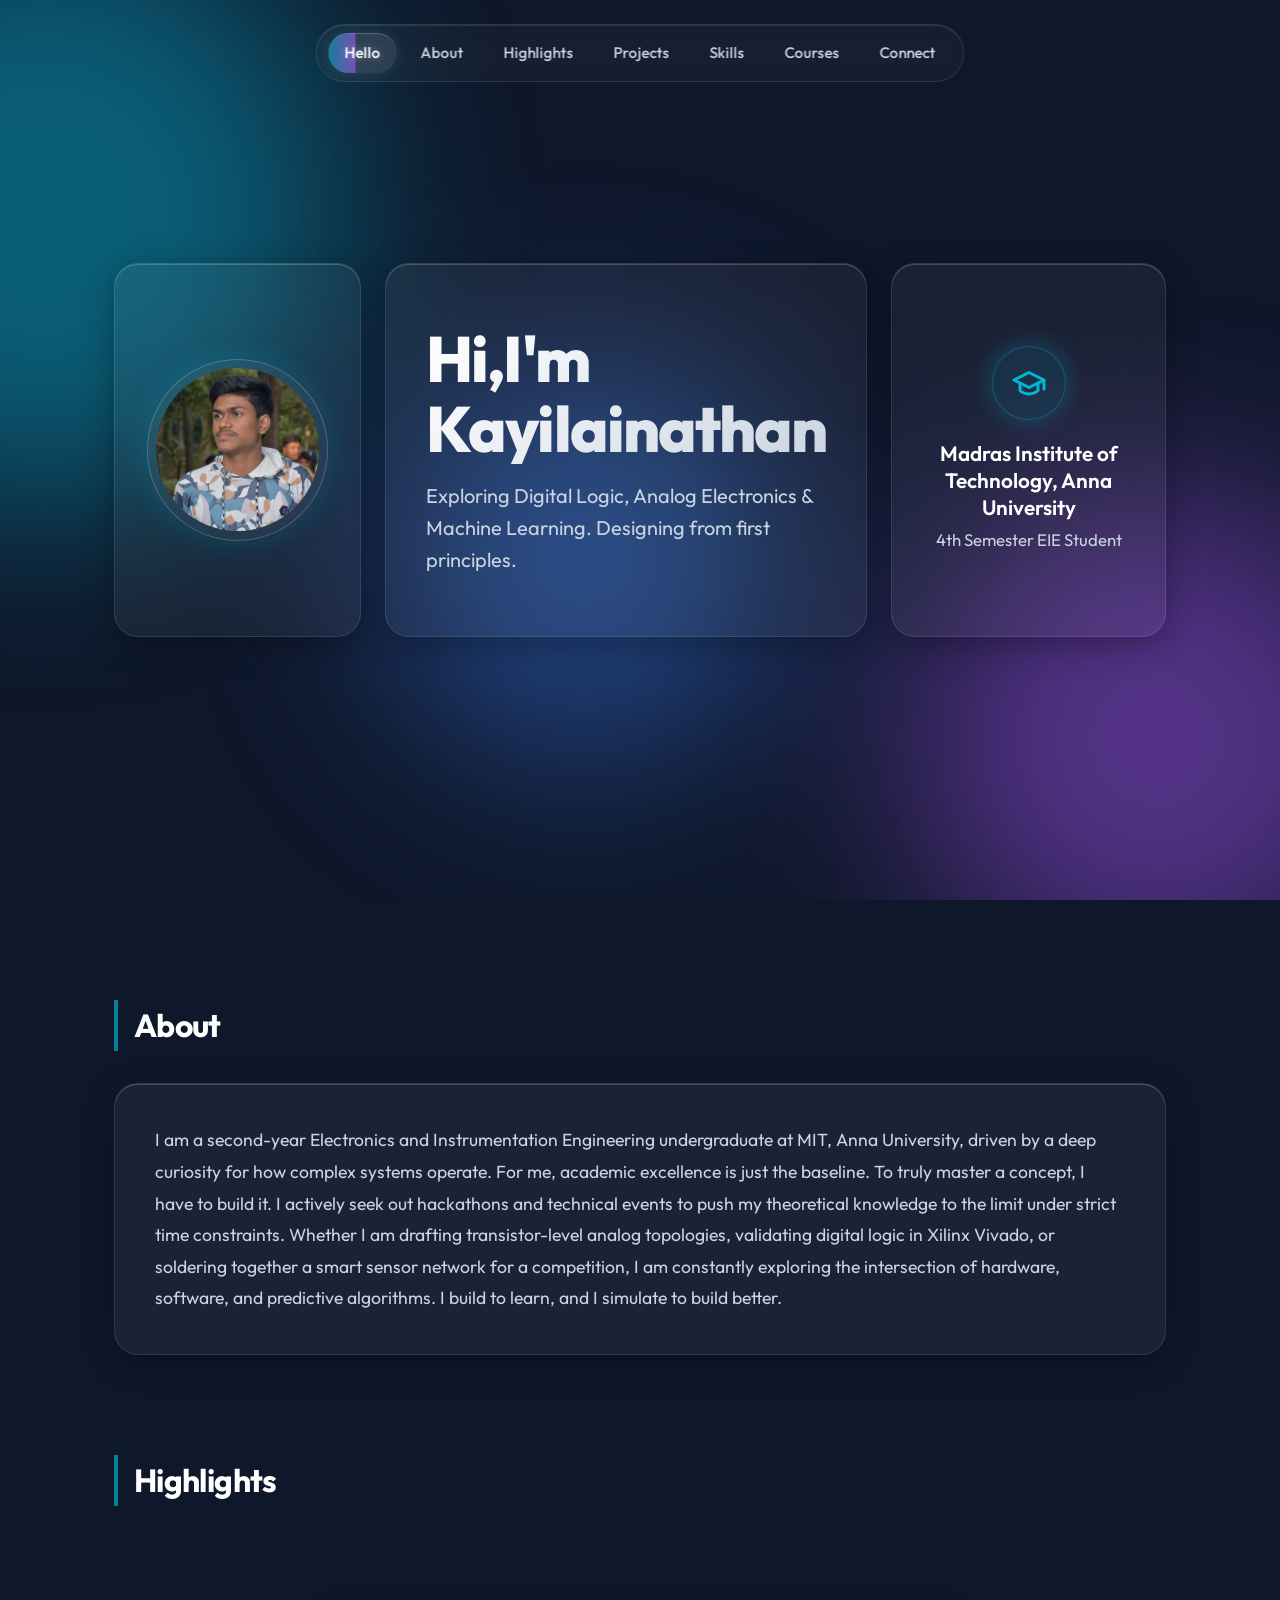
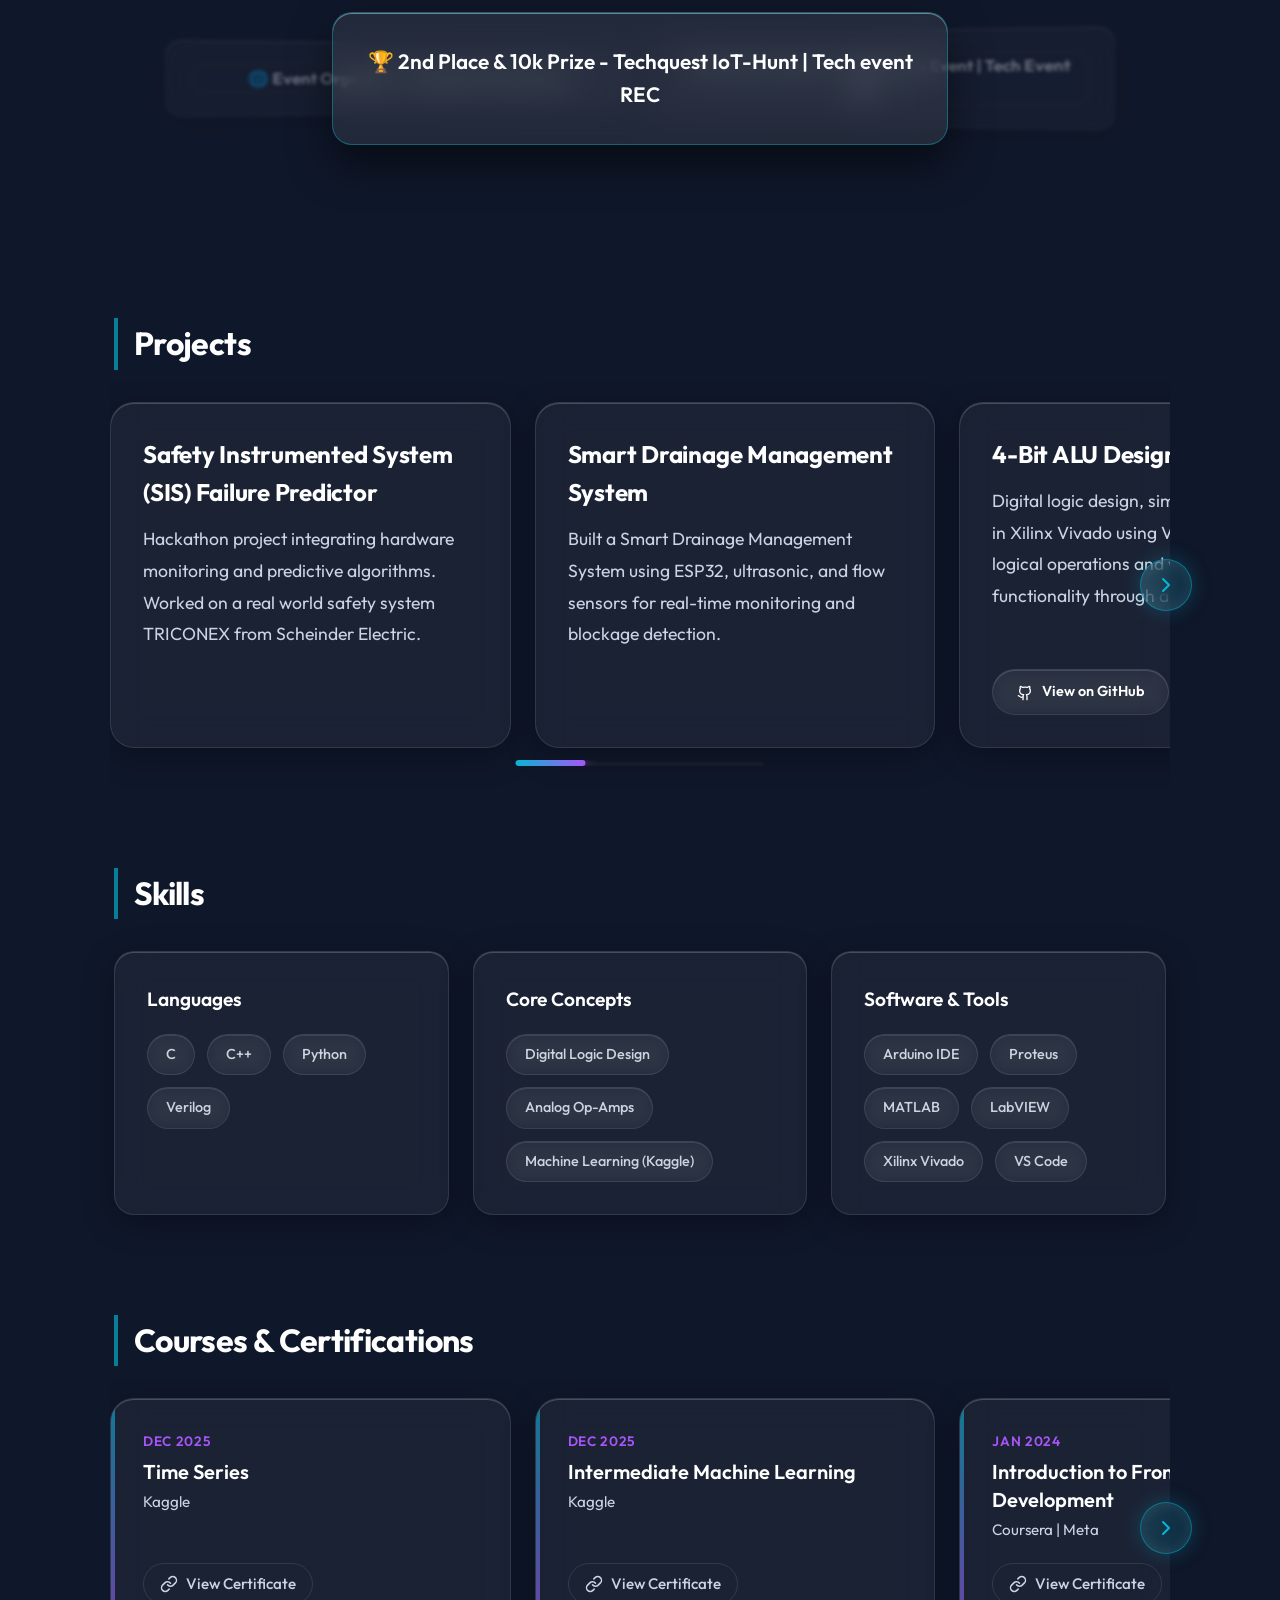
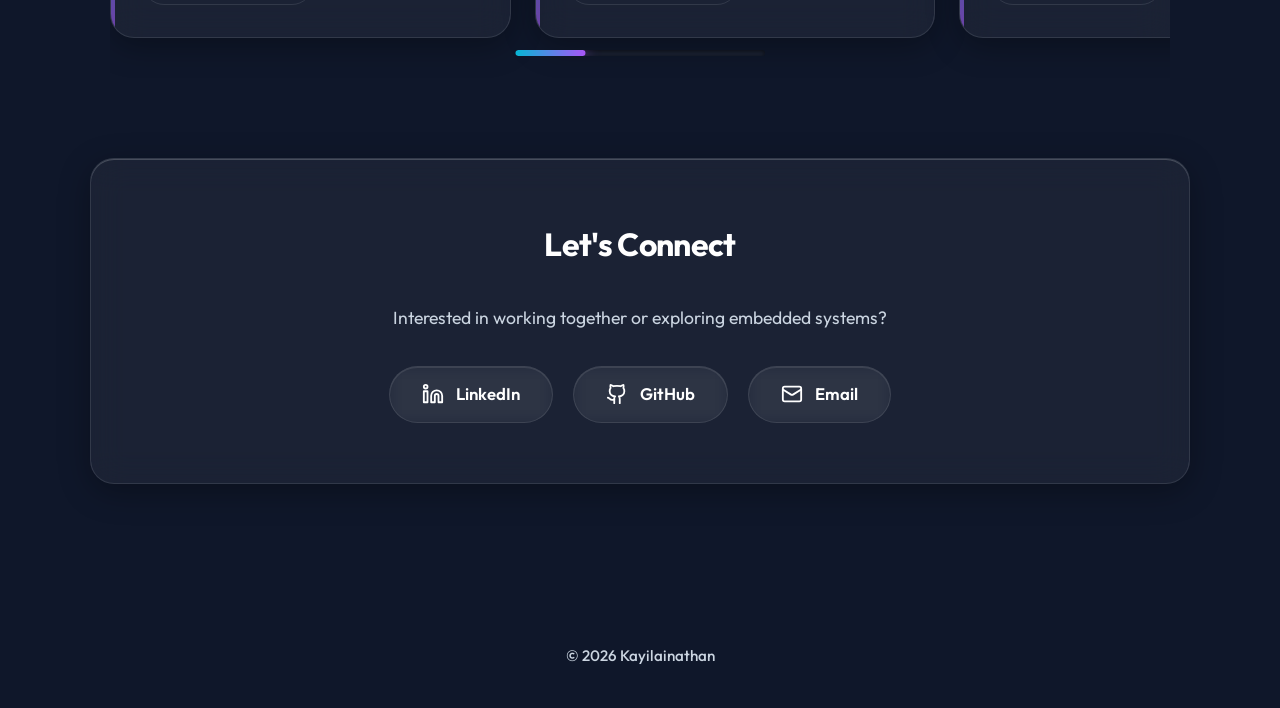
<file: kayilainathanj_portfolio/index.html>
<!DOCTYPE html>
<html lang="en">
<head>
    <meta charset="UTF-8">
    <meta name="viewport" content="width=device-width, initial-scale=1.0">
    <title>Kayilainathan J</title>
    <!-- Modern 'Outfit' Font for crisp rendering -->
    <link href="https://fonts.googleapis.com/css2?family=Outfit:wght@300;400;500;600;700;800&display=swap" rel="stylesheet">
    
    <style>
        /* === CSS VARIABLES === */
        :root {
            --bg-dark: #0f172a; 
            --text-primary: #ffffff;
            --text-secondary: #cbd5e1;
            
            /* Glass Configuration */
            --glass-bg: rgba(255, 255, 255, 0.05);
            --glass-bg-hover: rgba(255, 255, 255, 0.08); /* opaque on hover */
            --glass-border: rgba(255, 255, 255, 0.1);
            --glass-border-hover: rgba(255, 255, 255, 0.3); /* glow */
            --glass-blur: 16px;
            
            /* Theme Colors */
            --orb-cyan: rgba(6, 182, 212, 0.65);
            --orb-purple: rgba(168, 85, 247, 0.65);
            --orb-blue: rgba(59, 130, 246, 0.65);
        }

        html { scroll-behavior: smooth; }

        body {
            margin: 0; padding: 0; background-color: var(--bg-dark);
            font-family: 'Outfit', sans-serif; color: var(--text-primary);
            overflow-x: hidden; min-height: 100vh; line-height: 1.6;
        }

        /* === BACKGROUND ORBS ANIMATION === */
        .orb-container { position: fixed; top: 0; left: 0; width: 100vw; height: 100vh; z-index: -1; overflow: hidden; pointer-events: none; }
        .orb { position: absolute; border-radius: 50%; filter: blur(100px); opacity: 0.7; animation: float 20s infinite ease-in-out alternate; }
        .orb-1 { width: 600px; height: 600px; background: var(--orb-cyan); top: -10%; left: -20%; animation-duration: 25s; }
        .orb-2 { width: 500px; height: 500px; background: var(--orb-purple); bottom: -10%; right: -10%; animation-duration: 30s; animation-delay: -5s; }
        .orb-3 { width: 400px; height: 400px; background: var(--orb-blue); top: 40%; left: 30%; animation-duration: 22s; animation-delay: -10s; }

        @keyframes float {
            0% { transform: translate(0, 0) scale(1); }
            33% { transform: translate(8vw, 12vh) scale(1.05); }
            66% { transform: translate(-8vw, 8vh) scale(0.95); }
            100% { transform: translate(5vw, -12vh) scale(1.02); }
        }

        /* === GLASS COMPONENTS === */
        .glass-panel {
            background: var(--glass-bg); backdrop-filter: blur(var(--glass-blur)); -webkit-backdrop-filter: blur(var(--glass-blur));
            border: 1px solid var(--glass-border); border-radius: 24px;
            box-shadow: inset 0 1px 0 rgba(255, 255, 255, 0.2), 0 8px 32px rgba(0, 0, 0, 0.3); transition: all 0.4s cubic-bezier(0.16, 1, 0.3, 1);
        }

        .glass-hoverable { text-decoration: none; color: inherit; }
        .glass-hoverable:hover {
            background: var(--glass-bg-hover); border-color: var(--glass-border-hover); transform: translateY(-5px);
            box-shadow: inset 0 1px 0 rgba(255, 255, 255, 0.3), 0 15px 40px rgba(0, 0, 0, 0.4), 0 0 20px rgba(255, 255, 255, 0.05);
        }

        .glass-pill {
            background: rgba(255, 255, 255, 0.03); border: 1px solid rgba(255, 255, 255, 0.1);
            backdrop-filter: blur(8px); -webkit-backdrop-filter: blur(8px); border-radius: 99px;
            box-shadow: inset 0 1px 0 rgba(255, 255, 255, 0.1); transition: all 0.3s ease;
        }

        /* === LAYOUT === */
        .container { max-width: 1100px; margin: 0 auto; display: flex; flex-direction: column; gap: 100px; padding-bottom: 100px; }
        section { scroll-margin-top: 100px; padding: 0 24px; }
        
        /* The Landing Hero acts as a true 100vh Splash Page */
        #hello {
            min-height: 100vh;
            display: flex;
            align-items: center; /* Vertical visual center */
            padding-top: 0;
            padding-bottom: 0;
        }
        .hello-grid { width: 100%; }

        /* === TYPOGRAPHY === */
        h1, h2, h3, h4, p { margin: 0; }
        .section-title { font-size: 2rem; font-weight: 700; margin-bottom: 32px; padding-left: 16px; border-left: 4px solid var(--orb-cyan); letter-spacing: -0.02em; }
        .text-body { font-size: 1.1rem; color: var(--text-secondary); line-height: 1.8; }

        /* === TOP HOLDER / NAVIGATION === */
        nav { position: fixed; top: 24px; left: 50%; transform: translateX(-50%); z-index: 1000; padding: 8px 12px; display: flex; gap: 8px; }
        
        nav a { 
            color: var(--text-secondary); text-decoration: none; font-size: 0.95rem; font-weight: 500; 
            padding: 8px 16px; border-radius: 99px; transition: color 0.3s ease, text-shadow 0.3s ease, background-color 0.3s ease; 
            position: relative; overflow: hidden; z-index: 1;
        }

        /* Loading Bar Base - Static fill for completed sections */
        nav a::before {
            content: '';
            position: absolute;
            top: 0; left: 0; bottom: 0;
            width: var(--progress, 0%);
            background: linear-gradient(90deg, rgba(6, 182, 212, 0.35), rgba(168, 85, 247, 0.45));
            z-index: -1;
            /* Smoothly animates the forced 100% gap at the bottom of page */
            transition: width 0.2s cubic-bezier(0.25, 1, 0.5, 1);
        }

        /* ONLY the active section gets the bright fluid shimmer animation */
        nav a.active-section::before {
            background: linear-gradient(90deg, rgba(6, 182, 212, 0.5), rgba(168, 85, 247, 0.6), rgba(6, 182, 212, 0.5));
            background-size: 200% 100%;
            animation: fluidShimmer 1.5s linear infinite;
        }

        @keyframes fluidShimmer {
            0% { background-position: 200% 0; }
            100% { background-position: 0% 0; }
        }

        nav a:hover { color: #fff; text-shadow: 0 0 12px rgba(255,255,255,0.6); }
        
        nav a.active-section { 
            background-color: rgba(255, 255, 255, 0.1); color: #ffffff; 
            box-shadow: inset 0 1px 0 rgba(255, 255, 255, 0.2), 0 0 15px rgba(255, 255, 255, 0.1); 
            text-shadow: 0 0 8px rgba(255, 255, 255, 0.4); 
        }

        /* === HERO SECTION === */
        .hello-grid { display: grid; grid-template-columns: 0.9fr 1.6fr 1Fr; gap: 24px; align-items: stretch; }
        
        /* Photo Card */
        .hero-photo-card { padding: 32px; display: flex; align-items: center; justify-content: center; }
        .profile-photo-container {
            width: 100%; max-width: 220px; aspect-ratio: 1 / 1; border-radius: 50%; padding: 8px;
            background: rgba(255, 255, 255, 0.05); border: 1px solid rgba(255, 255, 255, 0.2);
            box-shadow: 0 0 30px rgba(6, 182, 212, 0.2); display: flex; align-items: center; justify-content: center;
            transition: all 0.4s ease;
            position: relative; /* ensure 3D pops correctly from origin */
        }
        /* Keep glow effect on hover, remove hardcoded transform so JS can control it magically */
        .hero-photo-card:hover .profile-photo-container {
            border-color: rgba(168, 85, 247, 0.5); box-shadow: 0 0 40px rgba(168, 85, 247, 0.4);
        }
        .profile-photo { 
            width: 100%; height: 100%; object-fit: cover; border-radius: 50%; opacity: 0.9; 
            transition: transform 0.5s cubic-bezier(0.25, 1, 0.5, 1); 
            will-change: transform; 
        }

        /* Main Name/Headline Card */
        .hero-main-card { padding: 60px 40px; display: flex; flex-direction: column; justify-content: center; }
        .hero-title { font-size: 4rem; font-weight: 800; letter-spacing: -0.03em; line-height: 1.1; margin-bottom: 16px; background: linear-gradient(135deg, #ffffff 0%, #cbd5e1 100%); -webkit-background-clip: text; background-clip: text; -webkit-text-fill-color: transparent; }
        .hero-subtitle { font-size: 1.25rem; color: var(--text-secondary); font-weight: 400; max-width: 800px; line-height: 1.6; }

        /* Education Component Card */
        .hero-edu-card { padding: 40px 32px; display: flex; flex-direction: column; justify-content: center; align-items: center; text-align: center; gap: 20px; }
        .edu-icon-wrapper { width: 72px; height: 72px; background: rgba(6, 182, 212, 0.1); border: 1px solid rgba(6, 182, 212, 0.3); border-radius: 50%; display: flex; align-items: center; justify-content: center; color: #06b6d4; box-shadow: 0 0 24px rgba(6, 182, 212, 0.3); transition: all 0.3s ease; }
        .hero-edu-card:hover .edu-icon-wrapper { transform: scale(1.1); box-shadow: 0 0 32px rgba(6, 182, 212, 0.6); border-color: rgba(6, 182, 212, 0.6); }
        .edu-icon-wrapper svg { width: 36px; height: 36px; }
        .edu-title { font-size: 1.3rem; color: #fff; font-weight: 600; line-height: 1.3; margin-bottom: 6px; }
        .edu-college { font-size: 1.05rem; color: var(--text-secondary); margin: 0; }

        /* === ABOUT === */
        #about .glass-panel { padding: 40px; }

        /* === HIGHLIGHTS 3D CAROUSEL === */
        .carousel-container {
            position: relative; width: 100%; height: 280px; display: flex;
            justify-content: center; align-items: center; perspective: 1000px;
            transform-style: preserve-3d; margin-top: 10px;
        }
        
        .carousel-item {
            position: absolute; width: 85%; max-width: 550px; padding: 32px;
            transition: all 0.6s cubic-bezier(0.25, 1, 0.5, 1); cursor: pointer;
            display: flex; flex-direction: column; justify-content: center; text-align: center;
            border-radius: 20px;
        }

        .carousel-title {
            font-size: 1.3rem; font-weight: 600; color: #fff; margin: 0;
            transition: transform 0.4s ease, color 0.4s ease;
        }

        .carousel-details {
            font-size: 1.05rem; color: var(--text-secondary); max-height: 0; opacity: 0;
            overflow: hidden; margin-top: 0; transition: all 0.5s ease; line-height: 1.6;
        }

        /* Active/Front Card State */
        .carousel-item.active {
            transform: translateX(0) scale(1) translateZ(0); z-index: 3; opacity: 1;
            box-shadow: 0 20px 40px rgba(0, 0, 0, 0.5), inset 0 1px 0 rgba(255, 255, 255, 0.4);
            border-color: rgba(6, 182, 212, 0.4); background: rgba(255, 255, 255, 0.08); /* slight brightening */
        }
        
        /* Reveal Details on Hover */
        .carousel-item.active:hover .carousel-title {
            transform: translateY(-4px); color: #06b6d4;
        }
        .carousel-item.active:hover .carousel-details {
            max-height: 150px; opacity: 1; margin-top: 16px;
        }

        /* Side Card States */
        .carousel-item.prev {
            transform: translateX(-40%) scale(0.8) translateZ(-100px) rotateY(15deg);
            z-index: 2; opacity: 0.4; filter: blur(2px); pointer-events: auto;
        }
        .carousel-item.next {
            transform: translateX(40%) scale(0.8) translateZ(-100px) rotateY(-15deg);
            z-index: 2; opacity: 0.4; filter: blur(2px); pointer-events: auto;
        }
        .carousel-item.hidden {
            transform: scale(0.6) translateZ(-200px); z-index: 1; opacity: 0; pointer-events: none;
        }

        /* === PROJECTS === */
        .projects-grid { 
            display: flex; gap: 24px; padding: 20px 4px 40px 4px; margin: -20px -4px -20px -4px; 
            overflow-x: auto; scroll-snap-type: x mandatory; 
            scrollbar-width: none; /* Hide native scrollbar for custom smooth one */
        }
        .projects-grid::-webkit-scrollbar { display: none; }
        
        /* Custom Animated Glass Scrollbar (The Slider Tab) */
        .custom-scroll-track { position: absolute; bottom: 2px; left: 50%; transform: translateX(-50%); width: 250px; height: 6px; background: rgba(255,255,255,0.05); border-radius: 10px; overflow: hidden; box-shadow: inset 0 1px 4px rgba(0,0,0,0.6); }
        .custom-scroll-thumb { height: 100%; width: 70px; background: linear-gradient(90deg, #06b6d4, #a855f7); border-radius: 10px; box-shadow: 0 0 15px rgba(168, 85, 247, 0.8); transform: translateX(0); transition: transform 0.15s cubic-bezier(0.25, 1, 0.5, 1); position: relative; }
        
        .project-card { width: calc(33.333% - 16px); min-width: 320px; flex: 0 0 auto; scroll-snap-align: start; padding: 32px; display: flex; flex-direction: column; justify-content: space-between; gap: 24px; min-height: 280px; position: relative; }
        .project-info h3 { font-size: 1.5rem; margin-bottom: 12px; color: #fff; letter-spacing: -0.01em; }
        
        /* === SLIDER ARROWS === */
        .slider-wrapper { position: relative; width: 100%; display: flex; align-items: center; }
        .slider-arrow { 
            position: absolute; top: 50%; transform: translateY(-50%); z-index: 10; 
            width: 52px; height: 52px; border-radius: 50%; 
            background: rgba(6, 182, 212, 0.15); backdrop-filter: blur(12px); -webkit-backdrop-filter: blur(12px);
            border: 1px solid rgba(6, 182, 212, 0.5); color: #06b6d4; 
            display: flex; align-items: center; justify-content: center; 
            box-shadow: 0 0 20px rgba(6, 182, 212, 0.25), inset 0 0 15px rgba(255, 255, 255, 0.1); 
            transition: all 0.5s cubic-bezier(0.175, 0.885, 0.32, 1.275); /* Playful spring pop animation */
            cursor: pointer; 
        }
        .slider-arrow:hover { 
            background: rgba(6, 182, 212, 0.45); border-color: #fff; color: #fff;
            transform: translateY(-50%) scale(1.15); 
            box-shadow: 0 0 30px rgba(6, 182, 212, 0.6), inset 0 0 25px rgba(255, 255, 255, 0.3);
        }
        .slider-arrow.is-hidden { opacity: 0; pointer-events: none; transform: translateY(-50%) scale(0.5); }
        .prev-arrow { left: -26px; }
        .next-arrow { right: -26px; }
        
        /* Project Skills Hover */
        .project-skills {
            display: flex; flex-wrap: wrap; gap: 8px; margin-top: 0;
            opacity: 0; max-height: 0; overflow: hidden; transform: translateY(10px);
            transition: all 0.4s cubic-bezier(0.25, 1, 0.5, 1);
        }
        .project-card:hover .project-skills {
            opacity: 1; max-height: 86px; margin-top: 16px; transform: translateY(0);
        }
        .project-skills .glass-pill-tag {
            padding: 4px 10px; font-size: 0.75rem; background: rgba(6, 182, 212, 0.1); border-color: rgba(6, 182, 212, 0.3); color: #06b6d4; font-weight: 600; text-transform: uppercase; letter-spacing: 0.05em;
        }

        .btn-glass { padding: 10px 24px; font-size: 0.9rem; font-weight: 600; color: #fff; align-self: flex-start; cursor: pointer; box-shadow: inset 0 1px 0 rgba(255, 255, 255, 0.15); }
        .btn-glass:hover { background: rgba(255, 255, 255, 0.15); }

        /* === SKILLS === */
        .skills-grid { display: grid; grid-template-columns: repeat(auto-fill, minmax(280px, 1fr)); gap: 24px; }
        .skill-category { padding: 32px; border-radius: 20px; }
        .skill-category h4 { font-size: 1.2rem; color: #fff; margin-bottom: 20px; font-weight: 600; }
        .tags-container { display: flex; flex-wrap: wrap; gap: 12px; }
        .glass-pill-tag { padding: 8px 18px; font-size: 0.9rem; font-weight: 500; color: var(--text-secondary); }
        .glass-pill-tag:hover { color: #fff; background: rgba(255, 255, 255, 0.1); border-color: rgba(255, 255, 255, 0.3); }

        /* === COURSES === */
        .courses-grid { 
            display: flex; gap: 24px; padding: 20px 4px 40px 4px; margin: -20px -4px -20px -4px; 
            overflow-x: auto; scroll-snap-type: x mandatory; 
            scrollbar-width: none; 
        }
        .courses-grid::-webkit-scrollbar { display: none; }
        .course-card { width: calc(33.333% - 16px); min-width: 320px; flex: 0 0 auto; scroll-snap-align: start; padding: 32px; display: flex; flex-direction: column; justify-content: space-between; gap: 20px; position: relative; overflow: hidden; }
        /* Cool elegant edge gradient for courses */
        .course-card::before { content: ''; position: absolute; top: 0; left: 0; width: 4px; height: 100%; background: linear-gradient(to bottom, #06b6d4, #a855f7); opacity: 0.6; transition: opacity 0.3s; }
        .course-card:hover::before { opacity: 1; box-shadow: 2px 0 15px rgba(168, 85, 247, 0.6); }
        .course-date { font-size: 0.85rem; color: #a855f7; font-weight: 600; text-transform: uppercase; letter-spacing: 0.05em; margin-bottom: 6px; }
        .course-title { font-size: 1.25rem; font-weight: 600; color: #fff; line-height: 1.4; margin: 0; }
        .course-platform { font-size: 0.95rem; color: var(--text-secondary); margin-top: 4px; }
        .course-link { display: inline-flex; align-items: center; gap: 8px; color: var(--text-secondary); text-decoration: none; font-size: 0.95rem; font-weight: 500; transition: color 0.3s ease; margin-top: auto; border: 1px solid rgba(255,255,255,0.1); padding: 8px 16px; border-radius: 99px; align-self: flex-start; }
        .course-link:hover { color: #fff; background: rgba(255,255,255,0.05); border-color: rgba(255,255,255,0.2); }
        .course-link svg { width: 18px; height: 18px; }

        /* === CONNECT / FOOTER === */
        #connect { padding: 60px 40px; text-align: center; display: flex; flex-direction: column; align-items: center; gap: 32px; margin-bottom: 40px; }
        .social-links { display: flex; gap: 20px; flex-wrap: wrap; justify-content: center; }
        .social-btn { padding: 14px 32px; font-size: 1.05rem; font-weight: 600; text-decoration: none; color: white; display: flex; align-items: center; gap: 12px; }
        
        /* === RESPONSIVE QUERIES === */
        @media (max-width: 950px) {
            .hello-grid { grid-template-columns: 1fr; }
            .hero-title { font-size: 3rem; }
            .hero-main-card { padding: 40px 24px; text-align: center; align-items: center; }
            .profile-photo-container { max-width: 250px; }
        }

        @media (max-width: 1000px) {
            .project-card { width: calc(50% - 12px); }
        }

        @media (max-width: 768px) {
            .project-card { width: 85vw; }
            .prev-arrow { left: -10px; width: 40px; height: 40px; }
            .next-arrow { right: -10px; width: 40px; height: 40px; }
            .hero-subtitle { font-size: 1.1rem; }
            nav { width: 95%; max-width: 400px; padding: 8px; justify-content: flex-start; overflow-x: auto; flex-wrap: nowrap; scrollbar-width: none; }
            nav::-webkit-scrollbar { display: none; }
            nav a { font-size: 0.85rem; padding: 6px 10px; white-space: nowrap; }
            .container { padding-top: 120px; gap: 40px; }
            .social-btn { padding: 12px 24px; width: 100%; justify-content: center; }
            
            /* Mobile Carousel Updates */
            .carousel-container { height: 320px; }
            .carousel-item.prev { transform: translateX(-50%) scale(0.7) translateZ(-100px); opacity: 0.2; }
            .carousel-item.next { transform: translateX(50%) scale(0.7) translateZ(-100px); opacity: 0.2; }
            .carousel-title { font-size: 1.15rem; }
        }
    </style>
</head>
<body>

    <!-- Ambient Glowing Orbs Background -->
    <div class="orb-container">
        <div class="orb orb-1"></div>
        <div class="orb orb-2"></div>
        <div class="orb orb-3"></div>
    </div>

    <!-- Sticky Glass Navigation -->
    <nav class="glass-panel glass-pill" id="navbar">
        <a href="#hello" class="active-section">Hello</a>
        <a href="#about">About</a>
        <a href="#highlights">Highlights</a>
        <a href="#projects">Projects</a>
        <a href="#skills">Skills</a>
        <a href="#courses">Courses</a>
        <a href="#connect">Connect</a>
    </nav>

    <main class="container">

        <!-- HERO SECTION -->
        <section id="hello" class="section">
            <div class="hello-grid">
                
                <!-- Profile Photo Card -->
                <div class="glass-panel glass-hoverable hero-photo-card">
                    <div class="profile-photo-container">
                        <!-- [EDIT] Replace this URL with your actual photo path -->
                        <img src="img/k.jpg" alt="Profile Photo" class="profile-photo">
                    </div>
                </div>

                <!-- Main Intro Card -->
                <div class="glass-panel glass-hoverable hero-main-card">
                    <h1 class="hero-title">Hi,I'm Kayilainathan</h1>
                    <p class="hero-subtitle">
                        Exploring Digital Logic, Analog Electronics & Machine Learning. 
                        Designing from first principles.
                    </p>
                </div>

                <!-- Education Card -->
                <div class="glass-panel glass-hoverable hero-edu-card">
                    <div class="edu-icon-wrapper">
                        <!-- Neon Glowing Graduation Cap SVG -->
                        <svg xmlns="http://www.w3.org/2000/svg" viewBox="0 0 24 24" fill="none" stroke="currentColor" stroke-width="2" stroke-linecap="round" stroke-linejoin="round">
                            <path d="M22 10v6M2 10l10-5 10 5-10 5z"/>
                            <path d="M6 12v5c3 3 9 3 12 0v-5"/>
                        </svg>
                    </div>
                    <div>
                       
                        <h3 class="edu-title">Madras Institute of Technology, Anna University</h3>
                         <p class="edu-college">4th Semester EIE Student</p>
                    </div>
                </div>

            </div>
        </section>

        <!-- ABOUT SECTION -->
        <section id="about" class="section">
            <h2 class="section-title">About</h2>
            <div class="glass-panel glass-hoverable text-body" style="padding: 40px;">
                <p>I am a second-year Electronics and Instrumentation Engineering undergraduate at MIT, Anna University, driven by a deep curiosity for how complex systems operate. For me, academic excellence is just the baseline. To truly master a concept, I have to build it. I actively seek out hackathons and technical events to push my theoretical knowledge to the limit under strict time constraints. Whether I am drafting transistor-level analog topologies, validating digital logic in Xilinx Vivado, or soldering together a smart sensor network for a competition, I am constantly exploring the intersection of hardware, software, and predictive algorithms. I build to learn, and I simulate to build better.</p>
            </div>
        </section>

        <!-- HIGHLIGHTS SECTION (Interactive 3D Carousel) -->
        <section id="highlights" class="section">
            <h2 class="section-title">Highlights</h2>
            
            <div class="carousel-container" id="highlightsCarousel">
                
                <div class="glass-panel carousel-item">
                    <h3 class="carousel-title">🏆 2nd Place & 10k Prize - Techquest IoT-Hunt | Tech event REC</h3>
                    <p class="carousel-details">Secured runner-up position with team TouchGrass.Devs. Built an innovative IoT prototype Drainage management system emphasizing rapid hardware integration and real-time sensor data.</p>
                </div>
                
                <div class="glass-panel carousel-item">
                    <h3 class="carousel-title">🥉 3rd Prize & 4k prize - WebEscape Event | Tech Event REC</h3>
                    <p class="carousel-details">Earned 3rd place debugging advanced front-end logic with team TouchGrass.Devs.</p>
                </div>
                
                <div class="glass-panel carousel-item">
                    <h3 class="carousel-title">🌐 Event Organizer - Intecho'26 | Code Craze</h3>
                    <p class="carousel-details">Served as the core technical organizer for the college symposium. Orchestrated coding challenges.</p>
                </div>

            </div>
        </section>

        <!-- PROJECTS SECTION -->
        <section id="projects" class="section">
            <h2 class="section-title">Projects</h2>
            
            <div class="slider-wrapper">
                <button class="slider-arrow prev-arrow is-hidden" aria-label="Previous Project">
                    <svg width="24" height="24" viewBox="0 0 24 24" fill="none" stroke="currentColor" stroke-width="2" stroke-linecap="round" stroke-linejoin="round"><path d="m15 18-6-6 6-6"/></svg>
                </button>
                <div class="projects-grid" id="projectsGrid">
                    
                    <div class="glass-panel glass-hoverable project-card">
                        <div class="project-info">
                            <h3>Safety Instrumented System (SIS) Failure Predictor</h3>
                            <p class="text-body">Hackathon project integrating hardware monitoring and predictive algorithms. Worked on a real world safety system TRICONEX from Scheinder Electric.</p>
                            
                            <div class="project-skills">
                                <span class="glass-pill glass-pill-tag">Python</span>
                                <span class="glass-pill glass-pill-tag">Data Science</span>
                                <span class="glass-pill glass-pill-tag">ML</span>
                            </div>
                        </div>
                        <!-- ADD YOUR GITHUB LINK HERE by replacing href="#" -->
                       
                    </div>

                    <div class="glass-panel glass-hoverable project-card">
                        <div class="project-info">
                            <h3>Smart Drainage Management System</h3>
                            <p class="text-body">Built a Smart Drainage Management System using ESP32, ultrasonic, and flow sensors for real-time monitoring and blockage detection.</p>
                            
                            <div class="project-skills">
                                <span class="glass-pill glass-pill-tag">Embedded C</span>
                                <span class="glass-pill glass-pill-tag">ESP32</span>
                                <span class="glass-pill glass-pill-tag">Sensors</span>
                            </div>
                        </div>
                        <!-- ADD YOUR GITHUB LINK HERE by replacing href="#" -->
                        
                    </div>

                    <div class="glass-panel glass-hoverable project-card">
                        <div class="project-info">
                            <h3>4-Bit ALU Design</h3>
                            <p class="text-body">Digital logic design, simulated a 4-Bit ALU in Xilinx Vivado using Verilog. Added 8+ logical operations and verified its functionality through a testbench</p>
                            
                            <div class="project-skills">
                                <span class="glass-pill glass-pill-tag">Verilog HDL</span>
                                <span class="glass-pill glass-pill-tag">Digital Logic</span>
                                <span class="glass-pill glass-pill-tag">Vivado</span>
                            </div>
                        </div>
                        <!-- UPDATE YOUR GITHUB LINK HERE (already populated) -->
                        <a href="https://github.com/Kayilainathan/Verilog-4Bit-ALU" target="_blank" class="glass-pill btn-glass glass-hoverable">
                            <svg style="vertical-align: middle; margin-right: 6px;" xmlns="http://www.w3.org/2000/svg" width="16" height="16" viewBox="0 0 24 24" fill="none" stroke="currentColor" stroke-width="2" stroke-linecap="round" stroke-linejoin="round"><path d="M15 22v-4a4.8 4.8 0 0 0-1-3.5c3 0 6-2 6-5.5.08-1.25-.27-2.48-1-3.5.28-1.15.28-2.35 0-3.5 0 0-1 0-3 1.5-2.64-.5-5.36-.5-8 0C6 2 5 2 5 2c-.3 1.15-.3 2.35 0 3.5A5.403 5.403 0 0 0 4 9c0 3.5 3 5.5 6 5.5-.39.49-.68 1.05-.85 1.65-.17.6-.22 1.23-.15 1.85v4"/><path d="M9 18c-4.51 2-5-2-7-2"/></svg>
                            View on GitHub
                        </a>
                    </div>

                    <!-- Repaired 4th Project Node -->
                    <div class="glass-panel glass-hoverable project-card">
                        <div class="project-info">
                            <h3>AC to 5V DC Converter</h3>
                            <p class="text-body">Built a Constant 5V AC to DC Converter, using PN Junction diode in the bridge rectifier configuration and used LM7805 for regulated 5V output.</p>
                            
                            <div class="project-skills">
                                <span class="glass-pill glass-pill-tag">Analog Electronics</span>
                            </div>
                        </div>
                    </div>

                    <!-- Spectral Analyzer Node -->
                    <div class="glass-panel glass-hoverable project-card">
                        <div class="project-info">
                            <h3>Spectral Analyzer</h3>
                            <p class="text-body">Built a Digital Spectral Analyzer using ESP32 for Sampling and FFT processing and Displays Frequency and Total Harmonic Distortion for harmonics analysis.</p>
                            
                            <div class="project-skills">
                                <span class="glass-pill glass-pill-tag">ESP32</span>
                                <span class="glass-pill glass-pill-tag">Arduino IDE</span>
                            </div>
                        </div>
                    </div>

                    <div class="glass-panel glass-hoverable project-card">
                        <div class="project-info">
                            <h3>1 Bit ALU (Hardware Project)</h3>
                            <p class="text-body">Built a 1 Bit ALU Hardware level. Implemented basic logical AND, OR, NOT, XOR, and Half Adder, Half Subtractor using 74xx series logic ICs. Used a multiplexer to select between the inputs. </p>
                            
                            <div class="project-skills">
                                <span class="glass-pill glass-pill-tag">Digital Electronics</span>
                                <span class="glass-pill glass-pill-tag">COA</span>
                            </div>
                        </div>
                        
                    
                    </div>


                </div> <!-- /#projectsGrid -->
                <button class="slider-arrow next-arrow is-hidden" aria-label="Next Project">
                    <svg width="24" height="24" viewBox="0 0 24 24" fill="none" stroke="currentColor" stroke-width="2" stroke-linecap="round" stroke-linejoin="round"><path d="m9 18 6-6-6-6"/></svg>
                </button>
                
                <!-- Custom Animated Glass Scrollbar -->
                <div class="custom-scroll-track" id="projectsScrollTrack">
                    <div class="custom-scroll-thumb" id="projectsScrollThumb"></div>
                </div>
            </div>
        </section>

        <!-- SKILLS SECTION -->
        <section id="skills" class="section">
            <h2 class="section-title">Skills</h2>
            <div class="skills-grid">
                
                <div class="glass-panel skill-category glass-hoverable">
                    <h4>Languages</h4>
                    <div class="tags-container">
                        <span class="glass-pill glass-pill-tag">C</span>
                        <span class="glass-pill glass-pill-tag">C++</span>
                        <span class="glass-pill glass-pill-tag">Python</span>
                        <span class="glass-pill glass-pill-tag">Verilog</span>
                    </div>
                </div>

                <div class="glass-panel skill-category glass-hoverable">
                    <h4>Core Concepts</h4>
                    <div class="tags-container">
                        <span class="glass-pill glass-pill-tag">Digital Logic Design</span>
                        <span class="glass-pill glass-pill-tag">Analog Op-Amps</span>
                        <span class="glass-pill glass-pill-tag">Machine Learning (Kaggle)</span>
                    </div>
                </div>

                <div class="glass-panel skill-category glass-hoverable">
                    <h4>Software & Tools</h4>
                    <div class="tags-container">
                        <span class="glass-pill glass-pill-tag">Arduino IDE</span>
                        <span class="glass-pill glass-pill-tag">Proteus</span>
                        <span class="glass-pill glass-pill-tag">MATLAB</span>
                        <span class="glass-pill glass-pill-tag">LabVIEW</span>
                        <span class="glass-pill glass-pill-tag">Xilinx Vivado</span>
                        <span class="glass-pill glass-pill-tag">VS Code</span>
                    </div>
                </div>

            </div>
        </section>

        <!-- COURSES SECTION -->
        <section id="courses" class="section">
            <h2 class="section-title">Courses & Certifications</h2>
            <div class="slider-wrapper">
                <button class="slider-arrow prev-arrow course-prev is-hidden" aria-label="Previous Course">
                    <svg width="24" height="24" viewBox="0 0 24 24" fill="none" stroke="currentColor" stroke-width="2" stroke-linecap="round" stroke-linejoin="round"><path d="m15 18-6-6 6-6"/></svg>
                </button>
                <div class="courses-grid" id="coursesGrid">
                
                <div class="glass-panel glass-hoverable course-card">
                    <div>
                        <div class="course-date">Dec 2025</div>
                        <h3 class="course-title">Time Series</h3>
                        <p class="course-platform">Kaggle</p>
                    </div>
                    <!-- ADD YOUR CERTIFICATE LINK HERE by replacing href="#" -->
                    <a href="https://www.kaggle.com/learn/certification/kayilainathanj/time-series" target="_blank" class="course-link">
                        <svg xmlns="http://www.w3.org/2000/svg" viewBox="0 0 24 24" fill="none" stroke="currentColor" stroke-width="2" stroke-linecap="round" stroke-linejoin="round"><path d="M10 13a5 5 0 0 0 7.54.54l3-3a5 5 0 0 0-7.07-7.07l-1.72 1.71"></path><path d="M14 11a5 5 0 0 0-7.54-.54l-3 3a5 5 0 0 0 7.07 7.07l1.71-1.71"></path></svg>
                        View Certificate
                    </a>
                </div>

                <div class="glass-panel glass-hoverable course-card">
                    <div>
                        <div class="course-date">Dec 2025</div>
                        <h3 class="course-title">Intermediate Machine Learning</h3>
                        <p class="course-platform">Kaggle</p>
                    </div>
                    <!-- ADD YOUR CERTIFICATE LINK HERE by replacing href="#" -->
                    <a href="https://www.kaggle.com/learn/certification/kayilainathanj/intermediate-machine-learning" target="_blank" class="course-link">
                        <svg xmlns="http://www.w3.org/2000/svg" viewBox="0 0 24 24" fill="none" stroke="currentColor" stroke-width="2" stroke-linecap="round" stroke-linejoin="round"><path d="M10 13a5 5 0 0 0 7.54.54l3-3a5 5 0 0 0-7.07-7.07l-1.72 1.71"></path><path d="M14 11a5 5 0 0 0-7.54-.54l-3 3a5 5 0 0 0 7.07 7.07l1.71-1.71"></path></svg>
                        View Certificate
                    </a>
                </div>

                <div class="glass-panel glass-hoverable course-card">
                    <div>
                        <div class="course-date">Jan 2024</div>
                        <h3 class="course-title">Introduction to Front-End Development</h3>
                        <p class="course-platform">Coursera | Meta</p>
                    </div>
                    <!-- ADD YOUR CERTIFICATE LINK HERE by replacing href="#" -->
                    <a href="https://www.coursera.org/account/accomplishments/verify/QYD3R1YECXEH" target="_blank" class="course-link">
                        <svg xmlns="http://www.w3.org/2000/svg" viewBox="0 0 24 24" fill="none" stroke="currentColor" stroke-width="2" stroke-linecap="round" stroke-linejoin="round"><path d="M10 13a5 5 0 0 0 7.54.54l3-3a5 5 0 0 0-7.07-7.07l-1.72 1.71"></path><path d="M14 11a5 5 0 0 0-7.54-.54l-3 3a5 5 0 0 0 7.07 7.07l1.71-1.71"></path></svg>
                        View Certificate
                    </a>
                </div>

                <div class="glass-panel glass-hoverable course-card">
                    <div>
                        <div class="course-date">Nov 2024</div>
                        <h3 class="course-title">Matlab Onramp</h3>
                        <p class="course-platform">Matlab</p>
                    </div>
                </div>

                <div class="glass-panel glass-hoverable course-card">
                    <div>
                        <div class="course-date">Jul 2024</div>
                        <h3 class="course-title">Introduction to AI</h3>
                        <p class="course-platform">Coursera | IBM</p>
                    </div>
                    <!-- ADD YOUR CERTIFICATE LINK HERE by replacing href="#" -->
                    <a href="https://www.coursera.org/account/accomplishments/verify/SRKBW27SV5KX" target="_blank" class="course-link">
                        <svg xmlns="http://www.w3.org/2000/svg" viewBox="0 0 24 24" fill="none" stroke="currentColor" stroke-width="2" stroke-linecap="round" stroke-linejoin="round"><path d="M10 13a5 5 0 0 0 7.54.54l3-3a5 5 0 0 0-7.07-7.07l-1.72 1.71"></path><path d="M14 11a5 5 0 0 0-7.54-.54l-3 3a5 5 0 0 0 7.07 7.07l1.71-1.71"></path></svg>
                        View Certificate
                    </a>
                </div>

                <div class="glass-panel glass-hoverable course-card">
                    <div>
                        <div class="course-date">Jul 2024</div>
                        <h3 class="course-title">TCS iON Career Edge - Young Professional</h3>
                        <p class="course-platform">TCS iON</p>
                    </div>
                </div>
                
                <!-- ======================================================== -->
                <!-- 👇  ADD NEW COURSES BELOW THIS LINE (INSIDE THE GRID) 👇 -->
                <!-- ======================================================== -->
                
                <!-- ======================================================== -->
                <!-- 👆  ADD NEW COURSES ABOVE THIS LINE (INSIDE THE GRID) 👆 -->
                <!-- ======================================================== -->
                
                </div> <!-- /#coursesGrid -->
                
                <button class="slider-arrow next-arrow course-next is-hidden" aria-label="Next Course">
                    <svg width="24" height="24" viewBox="0 0 24 24" fill="none" stroke="currentColor" stroke-width="2" stroke-linecap="round" stroke-linejoin="round"><path d="m9 18 6-6-6-6"/></svg>
                </button>
                
                <!-- Custom Animated Glass Scrollbar -->
                <div class="custom-scroll-track" id="coursesScrollTrack">
                    <div class="custom-scroll-thumb" id="coursesScrollThumb"></div>
                </div>
            </div>
        </section>

        <!-- CONNECT SECTION -->
        <section id="connect" class="glass-panel glass-hoverable section">
            <h2 class="section-title" style="margin-bottom: 0; border: none; padding: 0;">Let's Connect</h2>
            <p class="text-body">Interested in working together or exploring embedded systems?</p>
            <div class="social-links">
                <!-- LinkedIn Button -->
                <a href="https://linkedin.com/in/kayilainathan-j-170267305" target="_blank" class="glass-pill glass-hoverable social-btn">
                    <svg xmlns="http://www.w3.org/2000/svg" width="22" height="22" viewBox="0 0 24 24" fill="none" stroke="currentColor" stroke-width="2" stroke-linecap="round" stroke-linejoin="round">
                        <path d="M16 8a6 6 0 0 1 6 6v7h-4v-7a2 2 0 0 0-2-2 2 2 0 0 0-2 2v7h-4v-7a6 6 0 0 1 6-6z"/>
                        <rect width="4" height="12" x="2" y="9"/><circle cx="4" cy="4" r="2"/>
                    </svg>
                    <span>LinkedIn</span>
                </a>
                
                <!-- GitHub Button -->
                <a href="https://github.com/Kayilainathan" target="_blank" class="glass-pill glass-hoverable social-btn">
                    <svg xmlns="http://www.w3.org/2000/svg" width="22" height="22" viewBox="0 0 24 24" fill="none" stroke="currentColor" stroke-width="2" stroke-linecap="round" stroke-linejoin="round">
                        <path d="M15 22v-4a4.8 4.8 0 0 0-1-3.5c3 0 6-2 6-5.5.08-1.25-.27-2.48-1-3.5.28-1.15.28-2.35 0-3.5 0 0-1 0-3 1.5-2.64-.5-5.36-.5-8 0C6 2 5 2 5 2c-.3 1.15-.3 2.35 0 3.5A5.403 5.403 0 0 0 4 9c0 3.5 3 5.5 6 5.5-.39.49-.68 1.05-.85 1.65-.17.6-.22 1.23-.15 1.85v4"/>
                        <path d="M9 18c-4.51 2-5-2-7-2"/>
                    </svg>
                    <span>GitHub</span>
                </a>
                
                <!-- Email Button -->
                <a href="mailto:kayilainathan19@gmail.com" target="_blank" class="glass-pill glass-hoverable social-btn">
                    <svg xmlns="http://www.w3.org/2000/svg" width="22" height="22" viewBox="0 0 24 24" fill="none" stroke="currentColor" stroke-width="2" stroke-linecap="round" stroke-linejoin="round">
                        <rect width="20" height="16" x="2" y="4" rx="2"/>
                        <path d="m22 7-8.97 5.7a1.94 1.94 0 0 1-2.06 0L2 7"/>
                    </svg>
                    <span>Email</span>
                </a>
            </div>
        </section>

    </main>

    <footer style="text-align: center; padding: 20px 20px 40px; color: var(--text-secondary); font-size: 0.95rem; font-weight: 500;">
        &copy; 2026 Kayilainathan
    </footer>

    <!-- Interactive Logic Scripts -->
    <script>
        document.addEventListener("DOMContentLoaded", () => {
            
            // 1. Navigation Section Scroll Activation
            const sections = document.querySelectorAll('.section');
            const navLinks = document.querySelectorAll('#navbar a');

            window.addEventListener('scroll', () => {
                const scrollY = window.scrollY;
                const windowHeight = window.innerHeight;
                const docHeight = document.documentElement.scrollHeight;
                
                let activeLink = null;

                sections.forEach(section => {
                    const top = section.offsetTop;
                    const height = section.offsetHeight;
                    
                    const triggerPoint = scrollY + (windowHeight * 0.4);
                    
                    /* Track progress for ALL sections so scrolling backwards is physically accurate */
                    let progress = ((triggerPoint - top) / height) * 100;
                    let clampedProgress = Math.max(0, Math.min(100, progress));
                    
                    const id = section.getAttribute('id');
                    const link = document.querySelector(`nav a[href="#${id}"]`);
                    
                    if (link) {
                        // Apply percentage physical width tracking
                        link.style.setProperty('--progress', `${clampedProgress}%`);
                        
                        if (triggerPoint >= top && triggerPoint <= top + height) {
                            activeLink = link;
                        }
                    }
                });

                // Fallback boundary handling for the bottom-most section
                if (Math.ceil(scrollY + windowHeight) >= docHeight - 15) {
                    const lastSection = sections[sections.length - 1];
                    const id = lastSection.getAttribute('id');
                    activeLink = document.querySelector(`nav a[href="#${id}"]`);
                    if (activeLink) activeLink.style.setProperty('--progress', '100%');
                }

                navLinks.forEach(link => {
                    if (link === activeLink) {
                        link.classList.add('active-section');
                    } else {
                        link.classList.remove('active-section');
                    }
                });
            });

            window.dispatchEvent(new Event('scroll'));

            // 2. Highlights 3D Carousel Logic
            const carouselItems = document.querySelectorAll('.carousel-item');
            if (carouselItems.length > 0) {
                let currentIndex = 0;
                let carouselInterval;

                function updateCarousel() {
                    carouselItems.forEach((item, index) => {
                        item.classList.remove('active', 'prev', 'next', 'hidden');
                        if (index === currentIndex) {
                            item.classList.add('active');
                        } else if (index === (currentIndex - 1 + carouselItems.length) % carouselItems.length) {
                            item.classList.add('prev');
                        } else if (index === (currentIndex + 1) % carouselItems.length) {
                            item.classList.add('next');
                        } else {
                            item.classList.add('hidden');
                        }
                    });
                }

                function nextCarousel() {
                    currentIndex = (currentIndex + 1) % carouselItems.length;
                    updateCarousel();
                }

                function startCarousel() {
                    // Prevent multiple intervals
                    if(carouselInterval) clearInterval(carouselInterval);
                    carouselInterval = setInterval(nextCarousel, 3000);
                }

                function stopCarousel() {
                    clearInterval(carouselInterval);
                }

                const carouselContainer = document.getElementById('highlightsCarousel');
                if(carouselContainer) {
                    // Pause on hover
                    carouselContainer.addEventListener('mouseenter', stopCarousel);
                    // Resume on leave
                    carouselContainer.addEventListener('mouseleave', startCarousel);
                    // Mobile touch equivalents
                    carouselContainer.addEventListener('touchstart', stopCarousel);
                    carouselContainer.addEventListener('touchend', startCarousel);
                }

                // Make side items clickable to bring them forward
                carouselItems.forEach((item, index) => {
                    item.addEventListener('click', () => {
                        currentIndex = index;
                        updateCarousel();
                        // Reset timer on manual click
                        stopCarousel();
                        startCarousel();
                    });
                });

                // Initialize state
                updateCarousel();
                startCarousel();
            }

            // 3. Profile Photo Magnetic Hover Effect
            const photoCard = document.querySelector('.hero-photo-card');
            const profileContainer = document.querySelector('.profile-photo-container');
            
            if (photoCard && profileContainer) {
                photoCard.addEventListener('mousemove', (e) => {
                    const rect = photoCard.getBoundingClientRect();
                    // Calculate mouse position relative to center of the 3D card
                    const x = e.clientX - rect.left - rect.width / 2;
                    const y = e.clientY - rect.top - rect.height / 2;
                    
                    // Magnetic dampening formula computes inner translation logic
                    const moveX = (x / rect.width) * 45; 
                    const moveY = (y / rect.height) * 45;
                    
                    // Apply smooth magnetic pull and 3D scale pop forwards to the entire container ring
                    profileContainer.style.transform = `translate(${moveX}px, ${moveY}px) scale(1.06) rotate(${moveX * 0.15}deg)`;
                    profileContainer.style.transition = 'transform 0.1s ease-out';
                });

                photoCard.addEventListener('mouseleave', () => {
                    // Reset to resting centered state seamlessly easing back
                    profileContainer.style.transform = `translate(0px, 0px) scale(1) rotate(0deg)`;
                    profileContainer.style.transition = 'transform 0.6s cubic-bezier(0.25, 1, 0.5, 1)';
                });
            }

            // 4. Horizontal Universal Slider Factory
            function initSlider(gridId, trackId, thumbId, prevClass, nextClass) {
                const grid = document.getElementById(gridId);
                const track = document.getElementById(trackId);
                const thumb = document.getElementById(thumbId);
                const prevBtn = document.querySelector(prevClass);
                const nextBtn = document.querySelector(nextClass);
                
                if(!grid || !track || !thumb || !prevBtn || !nextBtn) return;

                function updateUI() {
                    const maxScroll = grid.scrollWidth - grid.clientWidth;
                    if(maxScroll <= 0) {
                        track.style.display = 'none';
                        prevBtn.classList.add('is-hidden');
                        nextBtn.classList.add('is-hidden');
                        return;
                    }
                    track.style.display = 'block';
                    
                    if(grid.scrollLeft > 10) prevBtn.classList.remove('is-hidden');
                    else prevBtn.classList.add('is-hidden');
                    
                    if(grid.scrollLeft + grid.clientWidth < grid.scrollWidth - 10) nextBtn.classList.remove('is-hidden');
                    else nextBtn.classList.add('is-hidden');

                    const scrollPercent = grid.scrollLeft / maxScroll;
                    const maxTranslate = track.clientWidth - thumb.clientWidth;
                    thumb.style.transform = `translateX(${scrollPercent * maxTranslate}px)`;
                }

                let isDragging = false, startX, scrollLeftStart;
                const dragStart = (clientX) => {
                    isDragging = true; startX = clientX; scrollLeftStart = grid.scrollLeft;
                    thumb.style.transition = 'none'; document.body.style.userSelect = 'none';
                };
                const dragEnd = () => {
                    if(!isDragging) return; isDragging = false;
                    thumb.style.transition = 'transform 0.15s cubic-bezier(0.25, 1, 0.5, 1)';
                    document.body.style.userSelect = '';
                };
                const dragMove = (clientX, e) => {
                    if(!isDragging) return; if(e && e.cancelable) e.preventDefault();
                    const walkX = clientX - startX;
                    const maxTranslate = track.clientWidth - thumb.clientWidth;
                    if(maxTranslate > 0) grid.scrollLeft = scrollLeftStart + (walkX / maxTranslate) * (grid.scrollWidth - grid.clientWidth);
                };

                thumb.addEventListener('mousedown', e => dragStart(e.clientX));
                window.addEventListener('mouseup', dragEnd);
                window.addEventListener('mousemove', e => dragMove(e.clientX, e));
                thumb.addEventListener('touchstart', e => dragStart(e.touches[0].clientX), {passive: true});
                window.addEventListener('touchend', dragEnd);
                window.addEventListener('touchmove', e => dragMove(e.touches[0].clientX, e), {passive: false});

                track.addEventListener('click', e => {
                    if(e.target === thumb) return;
                    const rect = track.getBoundingClientRect();
                    let targetPercent = (e.clientX - rect.left - thumb.clientWidth / 2) / (track.clientWidth - thumb.clientWidth);
                    targetPercent = Math.max(0, Math.min(1, targetPercent));
                    grid.scrollTo({ left: targetPercent * (grid.scrollWidth - grid.clientWidth), behavior: 'smooth' });
                });

                const getCardWidth = () => { const card = grid.children[0]; return card ? card.offsetWidth + 24 : 320; };
                nextBtn.addEventListener('click', () => grid.scrollBy({ left: getCardWidth(), behavior: 'smooth' }));
                prevBtn.addEventListener('click', () => grid.scrollBy({ left: -getCardWidth(), behavior: 'smooth' }));

                setTimeout(updateUI, 100);
                window.addEventListener('resize', updateUI);
                grid.addEventListener('scroll', updateUI);
            }
            
            // Initialize both sliding environments seamlessly
            initSlider('projectsGrid', 'projectsScrollTrack', 'projectsScrollThumb', '.prev-arrow:not(.course-prev)', '.next-arrow:not(.course-next)');
            initSlider('coursesGrid', 'coursesScrollTrack', 'coursesScrollThumb', '.course-prev', '.course-next');

        });
    </script>
</body>
</html>
</file>
